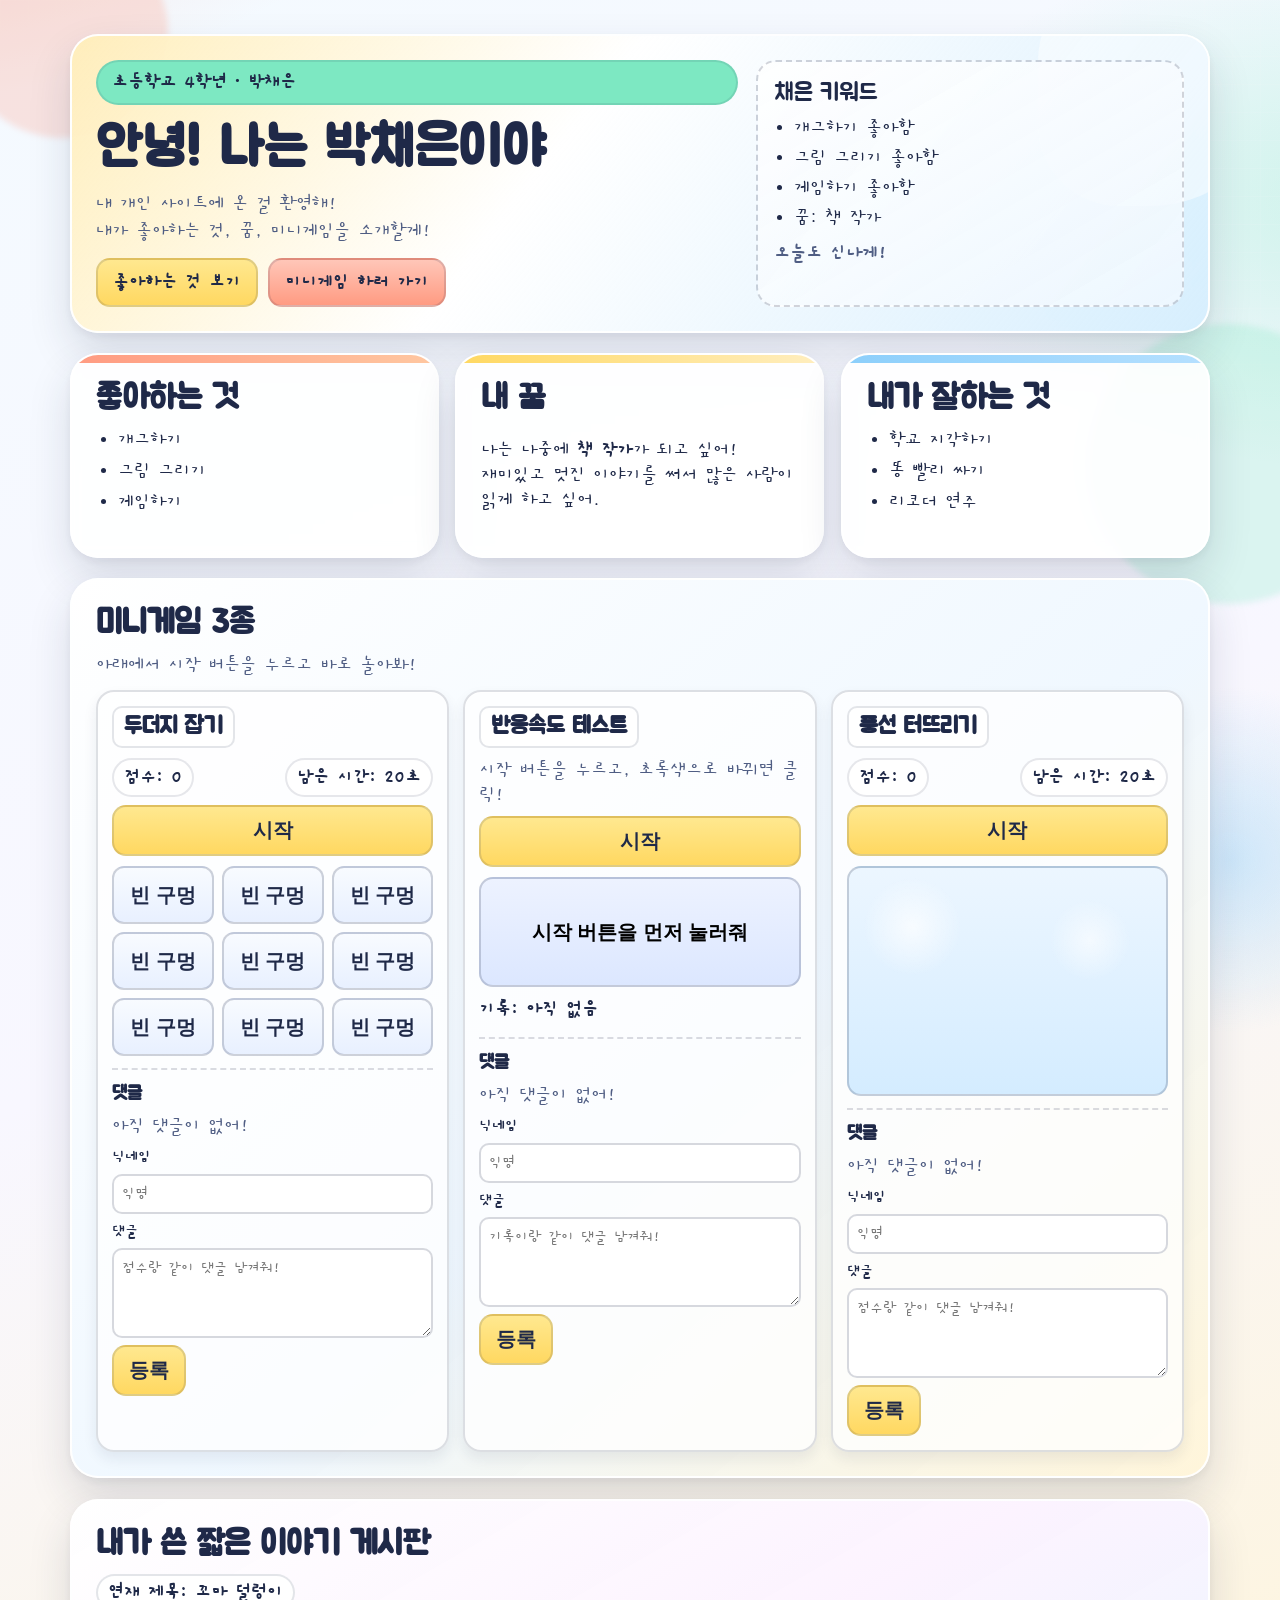
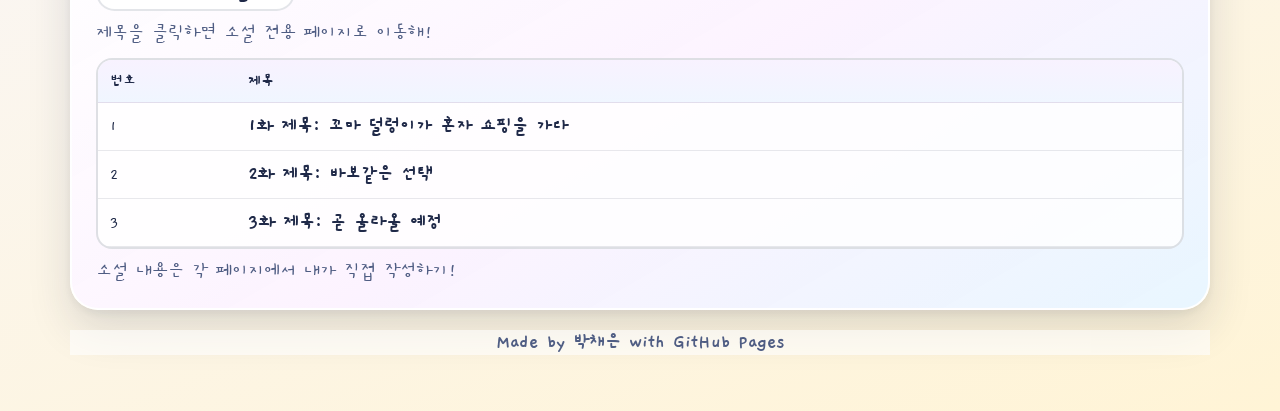
<file: index.html>
﻿<!doctype html>
<html lang="ko">
  <head>
    <meta charset="UTF-8" />
    <meta name="viewport" content="width=device-width, initial-scale=1.0" />
    <title>박채은의 반짝반짝 페이지</title>
    <link rel="preconnect" href="https://fonts.googleapis.com" />
    <link rel="preconnect" href="https://fonts.gstatic.com" crossorigin />
    <link
      href="https://fonts.googleapis.com/css2?family=Gaegu:wght@400;700&family=Jua&display=swap"
      rel="stylesheet"
    />
    <link rel="stylesheet" href="./style.css" />
  </head>
  <body>
    <div class="shape shape-a" aria-hidden="true"></div>
    <div class="shape shape-b" aria-hidden="true"></div>
    <div class="shape shape-c" aria-hidden="true"></div>

    <main class="page">
      <section class="card hero reveal">
        <div class="hero-layout">
          <div class="hero-copy">
            <p class="badge">초등학교 4학년 · 박채은</p>
            <h1>안녕! 나는 박채은이야</h1>
            <p class="intro">
              내 개인 사이트에 온 걸 환영해!<br />
              내가 좋아하는 것, 꿈, 미니게임을 소개할게!
            </p>
            <div class="button-row">
              <a href="#favorites" class="button">좋아하는 것 보기</a>
              <a href="#games" class="button button-alt">미니게임 하러 가기</a>
            </div>
          </div>
          <aside class="hero-note" aria-label="박채은 키워드">
            <p class="hero-note-title">채은 키워드</p>
            <ul class="hero-note-list">
              <li>개그하기 좋아함</li>
              <li>그림 그리기 좋아함</li>
              <li>게임하기 좋아함</li>
              <li>꿈: 책 작가</li>
            </ul>
            <p class="hero-note-foot">오늘도 신나게!</p>
          </aside>
        </div>
      </section>

      <section id="favorites" class="grid">
        <article class="card reveal delay-1">
          <h2>좋아하는 것</h2>
          <ul>
            <li>개그하기</li>
            <li>그림 그리기</li>
            <li>게임하기</li>
          </ul>
        </article>

        <article id="dream" class="card reveal delay-2">
          <h2>내 꿈</h2>
          <p>
            나는 나중에
            <strong>책 작가</strong>가 되고 싶어!<br />
            재미있고 멋진 이야기를 써서 많은 사람이 읽게 하고 싶어.
          </p>
        </article>

        <article class="card reveal delay-3">
          <h2>내가 잘하는 것</h2>
          <ul>
            <li>학교 지각하기</li>
            <li>똥 빨리 싸기</li>
            <li>리코더 연주</li>
          </ul>
        </article>
      </section>

      <section id="games" class="card reveal delay-4">
        <h2>미니게임 3종</h2>
        <p class="games-help">아래에서 시작 버튼을 누르고 바로 놀아봐!</p>
        <div class="games-grid">
          <article class="game-panel">
            <h3>두더지 잡기</h3>
            <div class="game-meta">
              <span id="mole-score">점수: 0</span>
              <span id="mole-time">남은 시간: 20초</span>
            </div>
            <button id="mole-start" class="button game-btn" type="button">시작</button>
            <div id="mole-board" class="mole-board" aria-label="두더지 게임판">
              <button type="button" class="mole-hole" data-hole="0">빈 구멍</button>
              <button type="button" class="mole-hole" data-hole="1">빈 구멍</button>
              <button type="button" class="mole-hole" data-hole="2">빈 구멍</button>
              <button type="button" class="mole-hole" data-hole="3">빈 구멍</button>
              <button type="button" class="mole-hole" data-hole="4">빈 구멍</button>
              <button type="button" class="mole-hole" data-hole="5">빈 구멍</button>
              <button type="button" class="mole-hole" data-hole="6">빈 구멍</button>
              <button type="button" class="mole-hole" data-hole="7">빈 구멍</button>
              <button type="button" class="mole-hole" data-hole="8">빈 구멍</button>
            </div>
            <section class="game-comments" data-comment-scope="game-mole" data-score-source="mole-score">
              <h4 class="game-comment-title">댓글</h4>
              <ul class="game-comment-list"></ul>
              <p class="game-comment-empty">아직 댓글이 없어!</p>
              <form class="game-comment-form">
                <label class="game-comment-label" for="game-mole-nickname">닉네임</label>
                <input
                  id="game-mole-nickname"
                  class="game-comment-input"
                  name="nickname"
                  type="text"
                  maxlength="20"
                  placeholder="익명"
                />
                <label class="game-comment-label" for="game-mole-body">댓글</label>
                <textarea
                  id="game-mole-body"
                  class="game-comment-textarea"
                  name="body"
                  maxlength="500"
                  required
                  placeholder="점수랑 같이 댓글 남겨줘!"
                ></textarea>
                <div class="game-comment-row">
                  <button class="button" type="submit">등록</button>
                  <p class="game-comment-status" aria-live="polite"></p>
                </div>
              </form>
            </section>
          </article>

          <article class="game-panel">
            <h3>반응속도 테스트</h3>
            <p class="game-tip">시작 버튼을 누르고, 초록색으로 바뀌면 클릭!</p>
            <button id="reaction-start" class="button game-btn" type="button">시작</button>
            <button id="reaction-box" class="reaction-box waiting" type="button">
              시작 버튼을 먼저 눌러줘
            </button>
            <p id="reaction-result" class="reaction-result">기록: 아직 없음</p>
            <section
              class="game-comments"
              data-comment-scope="game-reaction"
              data-score-source="reaction-result"
            >
              <h4 class="game-comment-title">댓글</h4>
              <ul class="game-comment-list"></ul>
              <p class="game-comment-empty">아직 댓글이 없어!</p>
              <form class="game-comment-form">
                <label class="game-comment-label" for="game-reaction-nickname">닉네임</label>
                <input
                  id="game-reaction-nickname"
                  class="game-comment-input"
                  name="nickname"
                  type="text"
                  maxlength="20"
                  placeholder="익명"
                />
                <label class="game-comment-label" for="game-reaction-body">댓글</label>
                <textarea
                  id="game-reaction-body"
                  class="game-comment-textarea"
                  name="body"
                  maxlength="500"
                  required
                  placeholder="기록이랑 같이 댓글 남겨줘!"
                ></textarea>
                <div class="game-comment-row">
                  <button class="button" type="submit">등록</button>
                  <p class="game-comment-status" aria-live="polite"></p>
                </div>
              </form>
            </section>
          </article>

          <article class="game-panel">
            <h3>풍선 터뜨리기</h3>
            <div class="game-meta">
              <span id="balloon-score">점수: 0</span>
              <span id="balloon-time">남은 시간: 20초</span>
            </div>
            <button id="balloon-start" class="button game-btn" type="button">시작</button>
            <div id="balloon-zone" class="balloon-zone" aria-label="풍선 터뜨리기 게임판"></div>
            <section
              class="game-comments"
              data-comment-scope="game-balloon"
              data-score-source="balloon-score"
            >
              <h4 class="game-comment-title">댓글</h4>
              <ul class="game-comment-list"></ul>
              <p class="game-comment-empty">아직 댓글이 없어!</p>
              <form class="game-comment-form">
                <label class="game-comment-label" for="game-balloon-nickname">닉네임</label>
                <input
                  id="game-balloon-nickname"
                  class="game-comment-input"
                  name="nickname"
                  type="text"
                  maxlength="20"
                  placeholder="익명"
                />
                <label class="game-comment-label" for="game-balloon-body">댓글</label>
                <textarea
                  id="game-balloon-body"
                  class="game-comment-textarea"
                  name="body"
                  maxlength="500"
                  required
                  placeholder="점수랑 같이 댓글 남겨줘!"
                ></textarea>
                <div class="game-comment-row">
                  <button class="button" type="submit">등록</button>
                  <p class="game-comment-status" aria-live="polite"></p>
                </div>
              </form>
            </section>
          </article>
        </div>
      </section>

      <section id="story-series" class="card reveal delay-5">
        <h2>내가 쓴 짧은 이야기 게시판</h2>
        <p class="series-title">연재 제목: 꼬마 덜렁이</p>
        <p class="story-help">제목을 클릭하면 소설 전용 페이지로 이동해!</p>
        <div class="story-board-wrap">
          <table class="story-board" aria-label="소설 게시판">
            <thead>
              <tr>
                <th>번호</th>
                <th>제목</th>
              </tr>
            </thead>
            <tbody>
              <tr>
                <td>1</td>
                <td><a class="story-link" href="./stories/story-1.html">1화 제목: 꼬마 덜렁이가 혼자 쇼핑을 가다</a></td>
              </tr>
              <tr>
                <td>2</td>
                <td><a class="story-link" href="./stories/story-2.html">2화 제목: 바보같은 선택</a></td>
              </tr>
              <tr>
                <td>3</td>
                <td><a class="story-link" href="./stories/story-3.html">3화 제목: 곧 올라올 예정</a></td>
              </tr>
            </tbody>
          </table>
        </div>
        <p class="story-note">소설 내용은 각 페이지에서 내가 직접 작성하기!</p>
      </section>

      <footer class="footer reveal delay-5">
        <p>Made by 박채은 with GitHub Pages</p>
      </footer>
    </main>

    <script type="module" src="./game-comments.js"></script>
    <script src="./script.js"></script>
  </body>
</html>
</file>
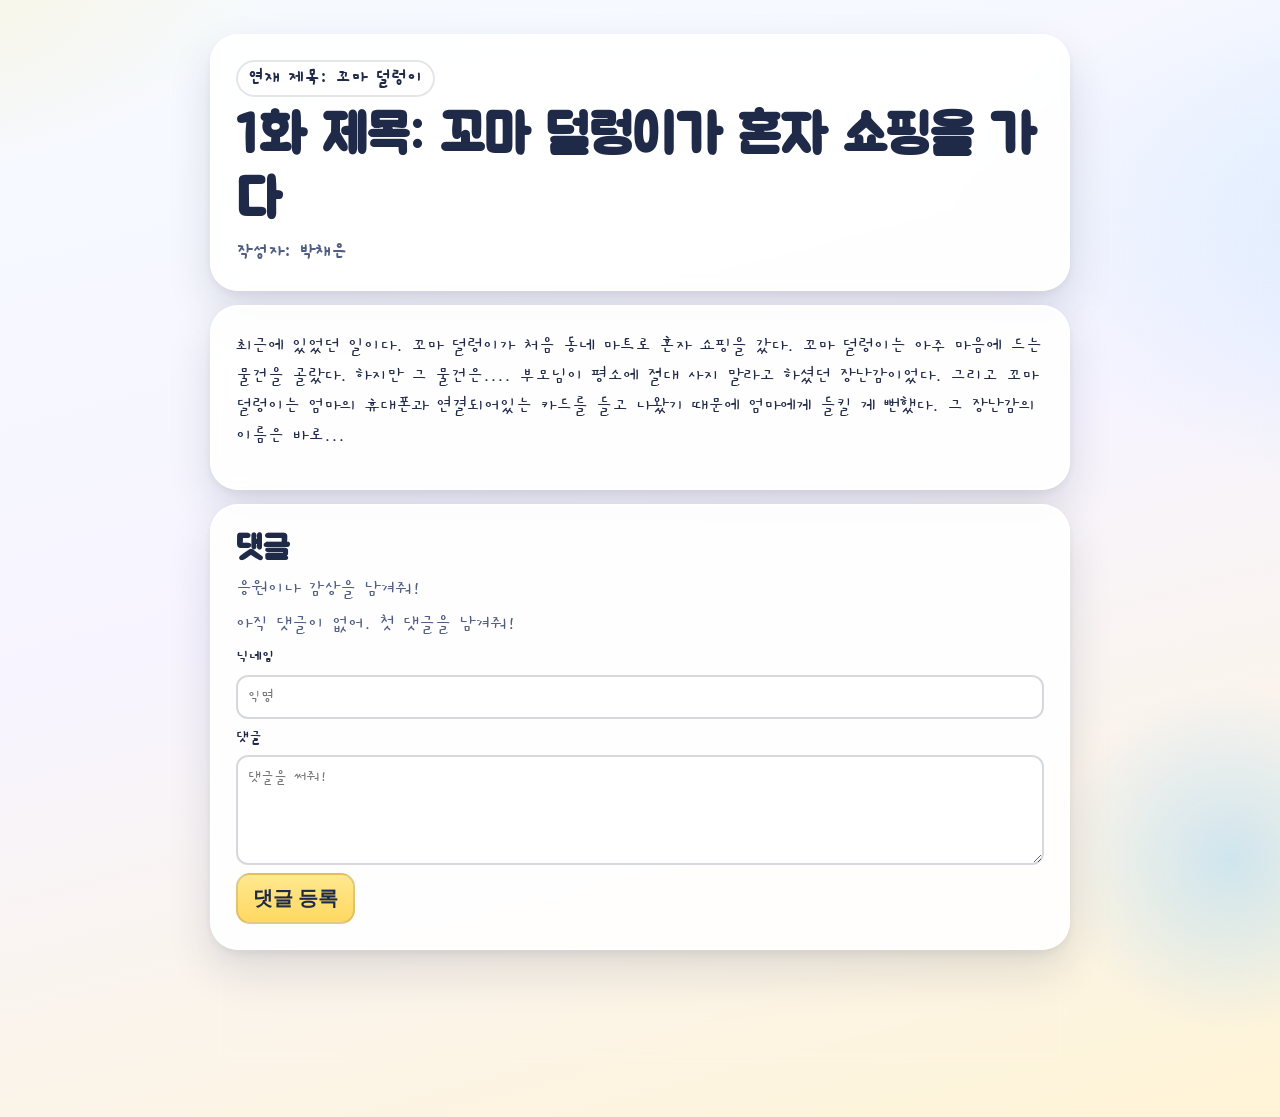
<file: stories/story-1.html>
<!doctype html>
<html lang="ko">
  <head>
    <meta charset="UTF-8" />
    <meta name="viewport" content="width=device-width, initial-scale=1.0" />
    <title>1화 - 꼬마 덜렁이가 혼자 쇼핑을 가다</title>
    <link rel="preconnect" href="https://fonts.googleapis.com" />
    <link rel="preconnect" href="https://fonts.gstatic.com" crossorigin />
    <link
      href="https://fonts.googleapis.com/css2?family=Gaegu:wght@400;700&family=Jua&display=swap"
      rel="stylesheet"
    />
    <link rel="stylesheet" href="../style.css" />
  </head>
  <body class="story-view" data-story-slug="story-1">
    <main class="story-page">
      <section class="card">
        <p class="series-title">연재 제목: 꼬마 덜렁이</p>
        <h1 class="story-title">1화 제목: 꼬마 덜렁이가 혼자 쇼핑을 가다</h1>
        <p class="story-meta">작성자: 박채은</p>
      </section>

      <section class="card story-content">
        <p>
          최근에 있었던 일이다. 꼬마 덜렁이가 처음 동네 마트로 혼자 쇼핑을 갔다. 꼬마 덜렁이는 아주 마음에
          드는 물건을 골랐다. 하지만 그 물건은.... 부모님이 평소에 절대 사지 말라고 하셨던 장난감이었다.
          그리고 꼬마 덜렁이는 엄마의 휴대폰과 연결되어있는 카드를 들고 나왔기 때문에 엄마에게 들킬 게
          뻔했다. 그 장난감의 이름은 바로...
        </p>
      </section>

      <section class="card comments-section">
        <h2>댓글</h2>
        <p class="comment-help">응원이나 감상을 남겨줘!</p>
        <ul id="comment-list" class="comment-list"></ul>
        <p id="comment-empty" class="comment-empty">아직 댓글이 없어. 첫 댓글을 남겨줘!</p>
        <form id="comment-form" class="comment-form">
          <label class="comment-label" for="comment-nickname">닉네임</label>
          <input
            id="comment-nickname"
            class="comment-input"
            name="nickname"
            type="text"
            maxlength="20"
            placeholder="익명"
          />
          <label class="comment-label" for="comment-body">댓글</label>
          <textarea
            id="comment-body"
            class="comment-textarea"
            name="body"
            maxlength="500"
            required
            placeholder="댓글을 써줘!"
          ></textarea>
          <div class="comment-form-row">
            <button class="button" type="submit">댓글 등록</button>
            <p id="comment-status" class="comment-status" aria-live="polite"></p>
          </div>
        </form>
      </section>

      <section class="card story-nav">
        <a class="button" href="../index.html#story-series">게시판으로</a>
        <a class="button button-alt" href="./story-2.html">다음 화 보기</a>
      </section>
    </main>
    <script type="module" src="../comments.js"></script>
  </body>
</html>
</file>
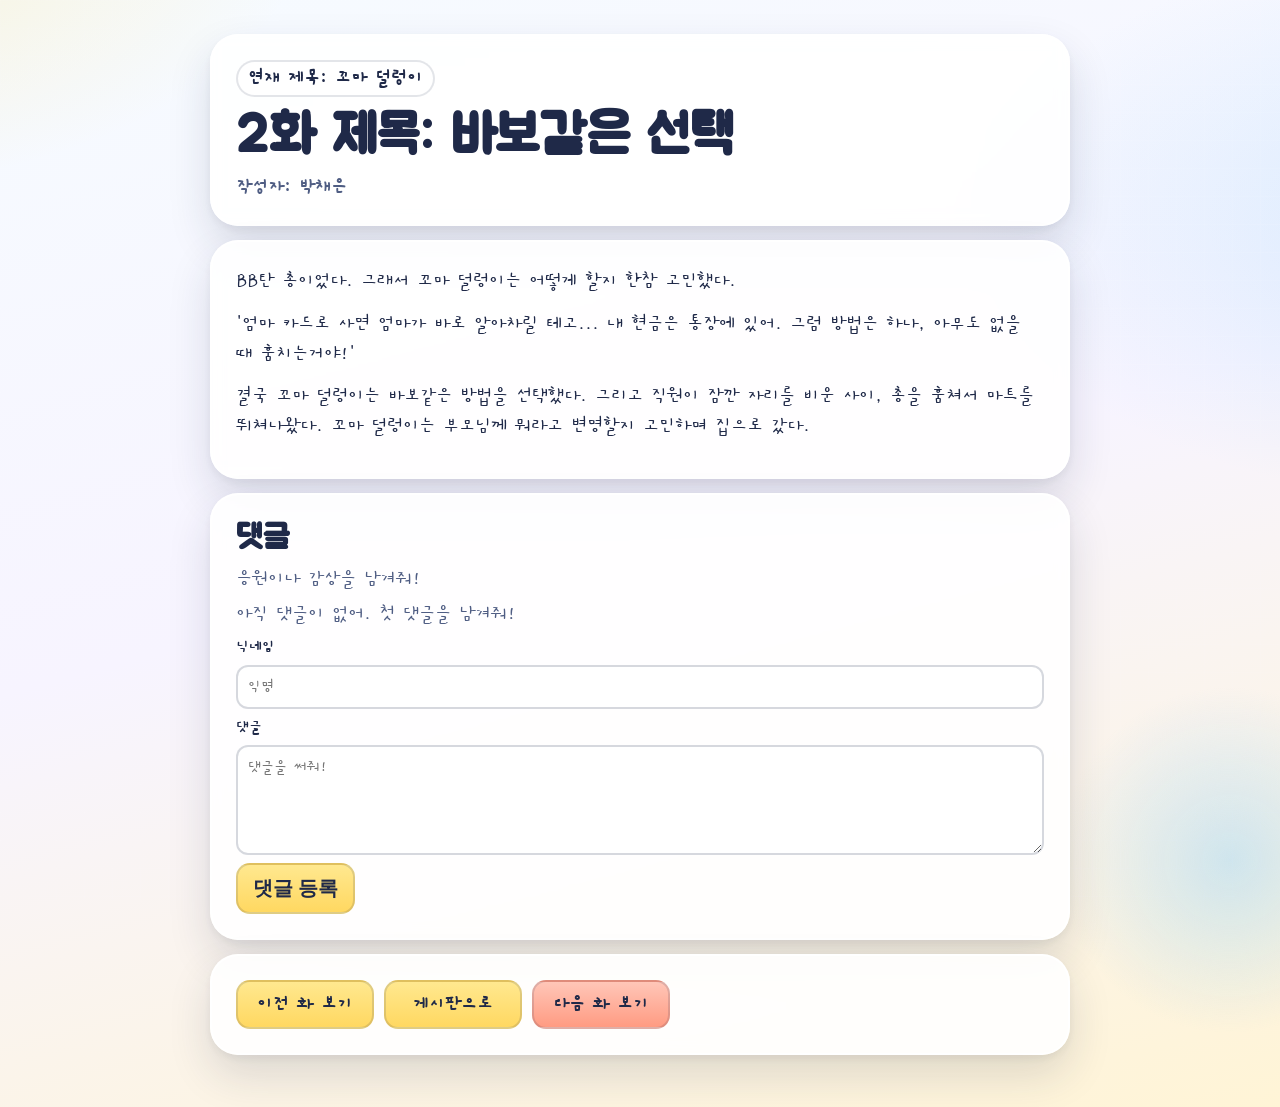
<file: stories/story-2.html>
<!doctype html>
<html lang="ko">
  <head>
    <meta charset="UTF-8" />
    <meta name="viewport" content="width=device-width, initial-scale=1.0" />
    <title>2화 - 바보같은 선택</title>
    <link rel="preconnect" href="https://fonts.googleapis.com" />
    <link rel="preconnect" href="https://fonts.gstatic.com" crossorigin />
    <link
      href="https://fonts.googleapis.com/css2?family=Gaegu:wght@400;700&family=Jua&display=swap"
      rel="stylesheet"
    />
    <link rel="stylesheet" href="../style.css" />
  </head>
  <body class="story-view" data-story-slug="story-2">
    <main class="story-page">
      <section class="card">
        <p class="series-title">연재 제목: 꼬마 덜렁이</p>
        <h1 class="story-title">2화 제목: 바보같은 선택</h1>
        <p class="story-meta">작성자: 박채은</p>
      </section>

      <section class="card story-content">
        <p>
          BB탄 총이었다. 그래서 꼬마 덜렁이는 어떻게 할지 한참 고민했다.
        </p>
        <p>
          '엄마 카드로 사면 엄마가 바로 알아차릴 테고... 내 현금은 통장에 있어. 그럼 방법은 하나, 아무도
          없을 때 훔치는거야!'
        </p>
        <p>
          결국 꼬마 덜렁이는 바보같은 방법을 선택했다. 그리고 직원이 잠깐 자리를 비운 사이, 총을 훔쳐서
          마트를 뛰쳐나왔다. 꼬마 덜렁이는 부모님께 뭐라고 변명할지 고민하며 집으로 갔다.
        </p>
      </section>

      <section class="card comments-section">
        <h2>댓글</h2>
        <p class="comment-help">응원이나 감상을 남겨줘!</p>
        <ul id="comment-list" class="comment-list"></ul>
        <p id="comment-empty" class="comment-empty">아직 댓글이 없어. 첫 댓글을 남겨줘!</p>
        <form id="comment-form" class="comment-form">
          <label class="comment-label" for="comment-nickname">닉네임</label>
          <input
            id="comment-nickname"
            class="comment-input"
            name="nickname"
            type="text"
            maxlength="20"
            placeholder="익명"
          />
          <label class="comment-label" for="comment-body">댓글</label>
          <textarea
            id="comment-body"
            class="comment-textarea"
            name="body"
            maxlength="500"
            required
            placeholder="댓글을 써줘!"
          ></textarea>
          <div class="comment-form-row">
            <button class="button" type="submit">댓글 등록</button>
            <p id="comment-status" class="comment-status" aria-live="polite"></p>
          </div>
        </form>
      </section>

      <section class="card story-nav">
        <a class="button" href="./story-1.html">이전 화 보기</a>
        <a class="button" href="../index.html#story-series">게시판으로</a>
        <a class="button button-alt" href="./story-3.html">다음 화 보기</a>
      </section>
    </main>
    <script type="module" src="../comments.js"></script>
  </body>
</html>
</file>
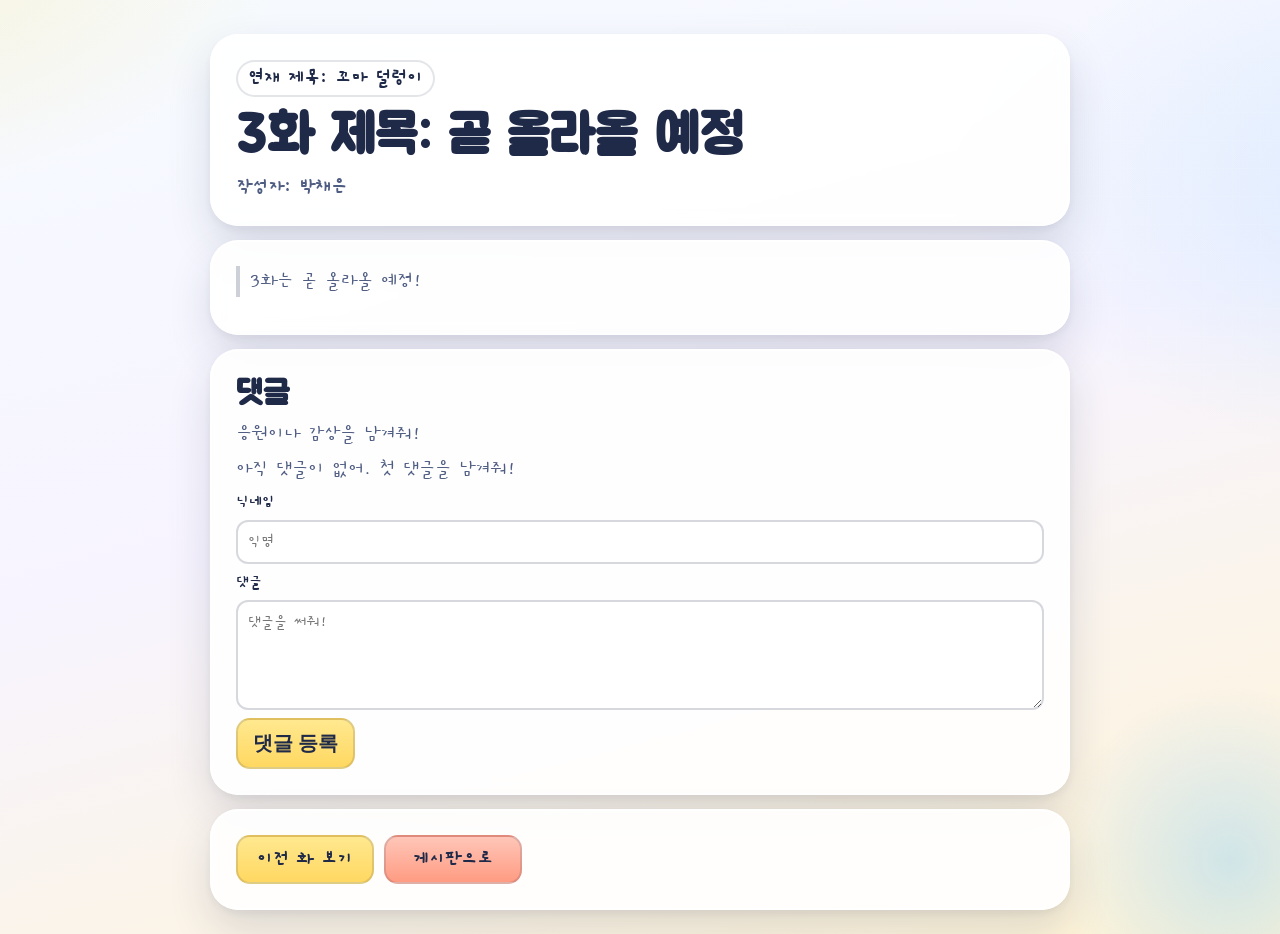
<file: stories/story-3.html>
<!doctype html>
<html lang="ko">
  <head>
    <meta charset="UTF-8" />
    <meta name="viewport" content="width=device-width, initial-scale=1.0" />
    <title>3화 - 곧 올라올 예정</title>
    <link rel="preconnect" href="https://fonts.googleapis.com" />
    <link rel="preconnect" href="https://fonts.gstatic.com" crossorigin />
    <link
      href="https://fonts.googleapis.com/css2?family=Gaegu:wght@400;700&family=Jua&display=swap"
      rel="stylesheet"
    />
    <link rel="stylesheet" href="../style.css" />
  </head>
  <body class="story-view" data-story-slug="story-3">
    <main class="story-page">
      <section class="card">
        <p class="series-title">연재 제목: 꼬마 덜렁이</p>
        <h1 class="story-title">3화 제목: 곧 올라올 예정</h1>
        <p class="story-meta">작성자: 박채은</p>
      </section>

      <section class="card story-content">
        <p class="story-placeholder">3화는 곧 올라올 예정!</p>
      </section>

      <section class="card comments-section">
        <h2>댓글</h2>
        <p class="comment-help">응원이나 감상을 남겨줘!</p>
        <ul id="comment-list" class="comment-list"></ul>
        <p id="comment-empty" class="comment-empty">아직 댓글이 없어. 첫 댓글을 남겨줘!</p>
        <form id="comment-form" class="comment-form">
          <label class="comment-label" for="comment-nickname">닉네임</label>
          <input
            id="comment-nickname"
            class="comment-input"
            name="nickname"
            type="text"
            maxlength="20"
            placeholder="익명"
          />
          <label class="comment-label" for="comment-body">댓글</label>
          <textarea
            id="comment-body"
            class="comment-textarea"
            name="body"
            maxlength="500"
            required
            placeholder="댓글을 써줘!"
          ></textarea>
          <div class="comment-form-row">
            <button class="button" type="submit">댓글 등록</button>
            <p id="comment-status" class="comment-status" aria-live="polite"></p>
          </div>
        </form>
      </section>

      <section class="card story-nav">
        <a class="button" href="./story-2.html">이전 화 보기</a>
        <a class="button button-alt" href="../index.html#story-series">게시판으로</a>
      </section>
    </main>
    <script type="module" src="../comments.js"></script>
  </body>
</html>
</file>
<file: style.css>
﻿:root {
  --bg-a: #f4faff;
  --bg-b: #fff4d6;
  --bg-c: #ffe4dc;
  --card: rgba(255, 255, 255, 0.9);
  --line: rgba(26, 35, 66, 0.14);
  --ink: #1f2948;
  --ink-soft: #4f5d83;
  --accent-yellow: #ffd861;
  --accent-coral: #ff9b82;
  --accent-mint: #7de8c2;
  --accent-blue: #8ccffb;
}

* {
  box-sizing: border-box;
}

html,
body {
  margin: 0;
  padding: 0;
}

html {
  -webkit-text-size-adjust: 100%;
  text-size-adjust: 100%;
}

body {
  min-height: 100vh;
  font-family: "Gaegu", cursive;
  color: var(--ink);
  background:
    radial-gradient(1200px 560px at -18% -10%, rgba(255, 155, 130, 0.36), transparent 56%),
    radial-gradient(900px 500px at 108% 10%, rgba(125, 232, 194, 0.35), transparent 54%),
    linear-gradient(160deg, var(--bg-a) 0%, #f8f7ff 45%, var(--bg-b) 100%);
  overflow-x: hidden;
}

body::before,
body::after {
  content: "";
  position: fixed;
  pointer-events: none;
  z-index: 0;
}

body::before {
  inset: 0;
  background-image:
    linear-gradient(rgba(255, 255, 255, 0.35) 1px, transparent 1px),
    linear-gradient(90deg, rgba(255, 255, 255, 0.35) 1px, transparent 1px);
  background-size: 28px 28px;
  opacity: 0.23;
}

body::after {
  width: 360px;
  height: 360px;
  border-radius: 50%;
  background: radial-gradient(circle, rgba(140, 207, 251, 0.4) 0, rgba(140, 207, 251, 0) 68%);
  right: -130px;
  bottom: -140px;
}

.shape {
  position: fixed;
  z-index: 0;
  border-radius: 50%;
  pointer-events: none;
  filter: blur(3px);
  animation: float 8s ease-in-out infinite;
}

.shape-a {
  width: 210px;
  height: 210px;
  background: rgba(255, 155, 130, 0.25);
  top: -72px;
  left: -42px;
}

.shape-b {
  width: 280px;
  height: 280px;
  background: rgba(125, 232, 194, 0.24);
  right: -88px;
  top: 36%;
  animation-delay: 1.1s;
}

.shape-c {
  width: 190px;
  height: 190px;
  background: rgba(140, 207, 251, 0.26);
  bottom: -72px;
  left: 30%;
  animation-delay: 0.5s;
}

.page {
  position: relative;
  z-index: 1;
  width: min(1140px, 92vw);
  margin: 34px auto 56px;
  display: grid;
  gap: 20px;
}

.card {
  background: var(--card);
  border: 2px solid rgba(255, 255, 255, 0.96);
  border-radius: 28px;
  padding: 24px;
  box-shadow:
    0 20px 44px rgba(31, 41, 72, 0.14),
    0 4px 10px rgba(31, 41, 72, 0.06);
  backdrop-filter: blur(7px);
}

.hero {
  position: relative;
  overflow: hidden;
  background:
    linear-gradient(128deg, rgba(255, 216, 97, 0.42) 0%, rgba(255, 255, 255, 0.87) 42%, rgba(140, 207, 251, 0.34) 100%),
    var(--card);
}

.hero::after {
  content: "";
  position: absolute;
  width: 240px;
  height: 240px;
  right: -70px;
  top: -70px;
  border-radius: 46% 54% 61% 39%;
  background: rgba(255, 255, 255, 0.46);
}

.hero-layout {
  position: relative;
  z-index: 1;
  display: grid;
  grid-template-columns: minmax(0, 1.5fr) minmax(0, 1fr);
  gap: 18px;
  align-items: stretch;
}

.hero-copy {
  display: grid;
  align-content: center;
}

.hero-note {
  border-radius: 20px;
  border: 2px dashed rgba(31, 41, 72, 0.2);
  background: linear-gradient(150deg, rgba(255, 255, 255, 0.92), rgba(240, 248, 255, 0.86));
  padding: 16px;
}

.hero-note-title {
  margin: 0 0 8px;
  font-family: "Jua", sans-serif;
  font-size: clamp(1.15rem, 2.7vw, 1.5rem);
}

.hero-note-list {
  margin: 0;
  padding-left: 20px;
}

.hero-note-list li {
  margin-bottom: 5px;
}

.hero-note-foot {
  margin: 10px 0 0;
  font-weight: 700;
  color: var(--ink-soft);
}

h1,
h2,
h3 {
  font-family: "Jua", sans-serif;
  margin: 0 0 10px;
  line-height: 1.2;
}

h1 {
  font-size: clamp(2.1rem, 5vw, 3.35rem);
  letter-spacing: 0.01em;
}

h2 {
  font-size: clamp(1.5rem, 3vw, 2.05rem);
}

h3 {
  font-size: clamp(1.15rem, 2.3vw, 1.45rem);
}

p,
li,
span,
a,
button {
  font-size: clamp(1.03rem, 2.2vw, 1.22rem);
}

.badge {
  margin: 0 0 12px;
  display: inline-flex;
  align-items: center;
  gap: 6px;
  padding: 8px 14px;
  border-radius: 999px;
  border: 2px solid rgba(31, 41, 72, 0.1);
  background: var(--accent-mint);
  font-weight: 700;
}

.intro {
  margin-top: 0;
  margin-bottom: 14px;
  color: var(--ink-soft);
  line-height: 1.35;
}

.button-row {
  display: flex;
  flex-wrap: wrap;
  gap: 10px;
}

.button {
  display: inline-flex;
  align-items: center;
  justify-content: center;
  text-decoration: none;
  color: var(--ink);
  font-weight: 700;
  border-radius: 14px;
  border: 2px solid rgba(31, 41, 72, 0.14);
  background: linear-gradient(180deg, #ffe88f 0%, var(--accent-yellow) 100%);
  padding: 10px 15px;
  cursor: pointer;
  transition: transform 0.2s ease, box-shadow 0.2s ease, filter 0.2s ease;
}

.button:hover {
  transform: translateY(-2px);
  box-shadow: 0 10px 14px rgba(31, 41, 72, 0.16);
  filter: saturate(1.08);
}

.button:disabled {
  opacity: 0.72;
  cursor: default;
  transform: none;
  box-shadow: none;
}

.button-alt {
  background: linear-gradient(180deg, #ffc6b8 0%, var(--accent-coral) 100%);
}

.grid {
  display: grid;
  grid-template-columns: repeat(3, minmax(0, 1fr));
  gap: 16px;
}

#favorites .card {
  position: relative;
  overflow: hidden;
  border: 2px solid rgba(255, 255, 255, 0.94);
}

#favorites .card::before {
  content: "";
  position: absolute;
  left: 0;
  right: 0;
  top: 0;
  height: 8px;
}

#favorites .card:nth-child(1)::before {
  background: linear-gradient(90deg, var(--accent-coral), #ffc7a1);
}

#favorites .card:nth-child(2)::before {
  background: linear-gradient(90deg, var(--accent-yellow), #ffeebf);
}

#favorites .card:nth-child(3)::before {
  background: linear-gradient(90deg, var(--accent-blue), #b5e0ff);
}

ul {
  margin: 8px 0 0;
  padding-left: 22px;
}

li {
  margin-bottom: 6px;
}

#games {
  background:
    linear-gradient(140deg, rgba(255, 255, 255, 0.92) 0%, rgba(238, 247, 255, 0.92) 55%, rgba(255, 244, 214, 0.9) 100%),
    var(--card);
}

#story-series {
  background:
    linear-gradient(150deg, rgba(255, 255, 255, 0.94) 0%, rgba(252, 242, 255, 0.92) 52%, rgba(230, 245, 255, 0.9) 100%),
    var(--card);
}

.series-title {
  display: inline-block;
  margin: 0 0 10px;
  padding: 4px 10px;
  border-radius: 999px;
  border: 2px solid rgba(31, 41, 72, 0.12);
  background: rgba(255, 255, 255, 0.9);
  font-weight: 700;
  color: var(--ink);
}

.story-help {
  margin: 0 0 12px;
  color: var(--ink-soft);
}

.story-board-wrap {
  overflow-x: auto;
  border: 2px solid var(--line);
  border-radius: 16px;
  background: rgba(255, 255, 255, 0.84);
}

.story-board {
  width: 100%;
  border-collapse: collapse;
  min-width: 540px;
}

.story-board th,
.story-board td {
  padding: 11px 12px;
  text-align: left;
  border-bottom: 1px solid rgba(31, 41, 72, 0.1);
}

.story-board th {
  background: linear-gradient(180deg, #f8f2ff 0%, #f0f6ff 100%);
  font-weight: 700;
}

.story-board tbody tr:hover {
  background: rgba(140, 207, 251, 0.12);
}

.story-link {
  color: var(--ink);
  text-decoration: none;
  font-weight: 700;
}

.story-link:hover {
  text-decoration: underline;
}

.story-note {
  margin: 10px 0 0;
  color: var(--ink-soft);
}

body.story-view {
  background:
    radial-gradient(900px 500px at -15% -8%, rgba(255, 216, 97, 0.28), transparent 56%),
    radial-gradient(900px 500px at 115% 20%, rgba(140, 207, 251, 0.28), transparent 56%),
    linear-gradient(165deg, #f6fbff 0%, #f7f4ff 48%, #fff4d6 100%);
}

.story-page {
  position: relative;
  z-index: 1;
  width: min(860px, 92vw);
  margin: 34px auto 52px;
}

.story-page .card {
  margin-bottom: 14px;
}

.story-page .series-title {
  margin-bottom: 8px;
}

.story-title {
  margin-bottom: 6px;
}

.story-meta {
  margin: 0;
  color: var(--ink-soft);
  font-weight: 700;
}

.story-content {
  line-height: 1.55;
  color: var(--ink);
}

.story-content p {
  margin: 0 0 12px;
}

.story-placeholder {
  border-left: 4px solid rgba(31, 41, 72, 0.22);
  padding-left: 10px;
  color: var(--ink-soft);
}

.story-nav {
  display: flex;
  flex-wrap: wrap;
  gap: 10px;
}

.story-nav .button {
  min-width: 138px;
}

.comments-section h2 {
  margin-bottom: 8px;
}

.comment-help {
  margin: 0 0 10px;
  color: var(--ink-soft);
}

.comment-list {
  list-style: none;
  margin: 0;
  padding: 0;
  display: grid;
  gap: 10px;
}

.comment-item {
  border: 2px solid rgba(31, 41, 72, 0.12);
  border-radius: 14px;
  background: rgba(255, 255, 255, 0.82);
  padding: 10px 12px;
}

.comment-header {
  display: flex;
  align-items: center;
  gap: 8px;
  margin-bottom: 6px;
}

.comment-author {
  font-family: "Jua", sans-serif;
}

.comment-body {
  margin: 0;
  white-space: pre-wrap;
  line-height: 1.4;
}

.comment-empty {
  margin: 0 0 10px;
  color: var(--ink-soft);
}

.comment-form {
  display: grid;
  gap: 8px;
}

.comment-label {
  font-weight: 700;
}

.comment-input,
.comment-textarea {
  width: 100%;
  border: 2px solid rgba(31, 41, 72, 0.18);
  border-radius: 12px;
  padding: 10px;
  font: inherit;
  color: var(--ink);
  background: #ffffff;
}

.comment-textarea {
  min-height: 110px;
  resize: vertical;
}

.comment-input:focus-visible,
.comment-textarea:focus-visible {
  outline: 3px solid #4476ff;
  outline-offset: 2px;
}

.comment-form-row {
  display: flex;
  align-items: center;
  gap: 10px;
  flex-wrap: wrap;
}

.comment-status {
  margin: 0;
  font-weight: 700;
  color: var(--ink-soft);
}

.comment-status.error {
  color: #c93d2a;
}

.comment-status.success {
  color: #1f8f52;
}

.games-help {
  margin: 0 0 12px;
  color: var(--ink-soft);
}

.games-grid {
  display: grid;
  grid-template-columns: repeat(3, minmax(0, 1fr));
  gap: 14px;
}

.game-panel {
  border: 2px solid var(--line);
  border-radius: 18px;
  background: rgba(255, 255, 255, 0.78);
  padding: 14px;
  box-shadow:
    inset 0 1px 0 rgba(255, 255, 255, 0.92),
    0 7px 14px rgba(31, 41, 72, 0.08);
}

.game-panel h3 {
  display: inline-block;
  padding: 5px 10px;
  border-radius: 10px;
  background: rgba(255, 255, 255, 0.88);
  border: 2px solid rgba(31, 41, 72, 0.12);
  margin-bottom: 10px;
}

.game-meta {
  display: flex;
  justify-content: space-between;
  gap: 8px;
  flex-wrap: wrap;
  margin-bottom: 8px;
}

.game-meta span {
  font-weight: 700;
  background: rgba(255, 255, 255, 0.86);
  border: 2px solid rgba(31, 41, 72, 0.11);
  border-radius: 999px;
  padding: 5px 10px;
}

.game-tip {
  margin: 0 0 8px;
  color: var(--ink-soft);
}

.game-btn {
  margin-bottom: 10px;
  width: 100%;
}

.game-comments {
  margin-top: 12px;
  padding-top: 12px;
  border-top: 2px dashed rgba(31, 41, 72, 0.16);
}

.game-comment-title {
  margin: 0 0 8px;
  font-family: "Jua", sans-serif;
  font-size: clamp(1.05rem, 2.2vw, 1.2rem);
}

.game-comment-list {
  list-style: none;
  margin: 0;
  padding: 0;
  display: grid;
  gap: 8px;
}

.game-comment-item {
  border: 2px solid rgba(31, 41, 72, 0.12);
  border-radius: 12px;
  background: rgba(255, 255, 255, 0.84);
  padding: 8px 10px;
}

.game-comment-author {
  display: block;
  margin-bottom: 4px;
  font-family: "Jua", sans-serif;
}

.game-comment-body {
  margin: 0;
  line-height: 1.4;
  white-space: pre-wrap;
}

.game-comment-empty {
  margin: 0 0 8px;
  color: var(--ink-soft);
}

.game-comment-form {
  display: grid;
  gap: 7px;
}

.game-comment-label {
  font-weight: 700;
}

.game-comment-input,
.game-comment-textarea {
  width: 100%;
  border: 2px solid rgba(31, 41, 72, 0.18);
  border-radius: 10px;
  padding: 8px;
  font: inherit;
  color: var(--ink);
  background: #ffffff;
}

.game-comment-textarea {
  min-height: 90px;
  resize: vertical;
}

.game-comment-input:focus-visible,
.game-comment-textarea:focus-visible {
  outline: 3px solid #4476ff;
  outline-offset: 2px;
}

.game-comment-row {
  display: flex;
  align-items: center;
  gap: 8px;
  flex-wrap: wrap;
}

.game-comment-status {
  margin: 0;
  font-weight: 700;
  color: var(--ink-soft);
}

.game-comment-status.error {
  color: #c93d2a;
}

.game-comment-status.success {
  color: #1f8f52;
}

.mole-board {
  display: grid;
  grid-template-columns: repeat(3, minmax(0, 1fr));
  gap: 8px;
}

.mole-hole {
  min-height: 58px;
  border-radius: 12px;
  border: 2px solid rgba(31, 41, 72, 0.2);
  background: linear-gradient(180deg, #f8fbff, #e8f0ff);
  color: var(--ink);
  font-weight: 700;
  cursor: pointer;
  transition: transform 0.14s ease, background-color 0.14s ease, box-shadow 0.14s ease;
}

.mole-hole.active {
  background: linear-gradient(180deg, #ffcfbe, var(--accent-coral));
  transform: scale(1.03);
  box-shadow: 0 6px 10px rgba(31, 41, 72, 0.17);
}

.mole-hole:focus-visible,
.button:focus-visible,
.reaction-box:focus-visible,
.balloon:focus-visible {
  outline: 3px solid #4476ff;
  outline-offset: 2px;
}

.reaction-box {
  width: 100%;
  min-height: 110px;
  border-radius: 14px;
  border: 2px solid rgba(31, 41, 72, 0.2);
  display: grid;
  place-items: center;
  text-align: center;
  padding: 8px;
  font-weight: 700;
  cursor: pointer;
  transition: background-color 0.2s ease, transform 0.2s ease;
}

.reaction-box.waiting {
  background: linear-gradient(180deg, #edf2ff, #dce7ff);
}

.reaction-box.ready {
  background: linear-gradient(180deg, #b8ffe4, #7de8c2);
}

.reaction-box.too-soon {
  background: linear-gradient(180deg, #ffd9cf, #ffb79f);
}

.reaction-result {
  min-height: 1.4em;
  margin: 10px 0 0;
  font-weight: 700;
}

.balloon-zone {
  position: relative;
  height: 230px;
  border-radius: 14px;
  border: 2px solid rgba(31, 41, 72, 0.2);
  background:
    radial-gradient(circle at 20% 26%, rgba(255, 255, 255, 0.7) 0, transparent 16%),
    radial-gradient(circle at 76% 32%, rgba(255, 255, 255, 0.6) 0, transparent 14%),
    linear-gradient(180deg, #ecf6ff 0%, #d4ecff 100%);
  overflow: hidden;
}

.balloon {
  position: absolute;
  bottom: -70px;
  border: 0;
  border-radius: 50% 50% 48% 48%;
  cursor: pointer;
  animation-name: balloon-rise;
  animation-timing-function: linear;
  animation-fill-mode: forwards;
  box-shadow: inset -5px -6px 0 rgba(255, 255, 255, 0.22), 0 6px 10px rgba(31, 41, 72, 0.2);
}

.balloon::after {
  content: "";
  position: absolute;
  left: 50%;
  transform: translateX(-50%);
  bottom: -14px;
  width: 2px;
  height: 14px;
  background: rgba(31, 41, 72, 0.45);
}

.footer {
  text-align: center;
  background: rgba(255, 255, 255, 0.6);
}

.footer p {
  margin: 0;
  font-weight: 700;
  color: var(--ink-soft);
}

.reveal {
  opacity: 0;
  transform: translateY(20px) scale(0.985);
  animation: reveal 0.7s ease forwards;
}

.delay-1 {
  animation-delay: 0.11s;
}

.delay-2 {
  animation-delay: 0.22s;
}

.delay-3 {
  animation-delay: 0.33s;
}

.delay-4 {
  animation-delay: 0.44s;
}

.delay-5 {
  animation-delay: 0.55s;
}

@keyframes reveal {
  to {
    opacity: 1;
    transform: translateY(0) scale(1);
  }
}

@keyframes float {
  0%,
  100% {
    transform: translateY(0);
  }
  50% {
    transform: translateY(11px);
  }
}

@keyframes balloon-rise {
  from {
    transform: translateY(0);
  }
  to {
    transform: translateY(-330px);
  }
}

@media (max-width: 1020px) {
  .hero-layout {
    grid-template-columns: 1fr;
  }

  .games-grid {
    grid-template-columns: repeat(2, minmax(0, 1fr));
  }

  .page {
    margin-top: 26px;
  }
}

@media (max-width: 760px) {
  .grid,
  .games-grid {
    grid-template-columns: 1fr;
  }

  .page {
    width: 94vw;
  }

  .card {
    padding: 18px;
    border-radius: 22px;
  }

  h1 {
    font-size: clamp(1.72rem, 7.5vw, 2.2rem);
  }

  h2 {
    font-size: clamp(1.3rem, 5.8vw, 1.62rem);
  }

  h3 {
    font-size: clamp(1.08rem, 5vw, 1.3rem);
  }

  p,
  li,
  span,
  a,
  button,
  .story-board th,
  .story-board td {
    font-size: 0.98rem;
  }

  .button {
    width: 100%;
  }

  .button-row {
    width: 100%;
  }

  .story-board {
    min-width: 0;
    table-layout: fixed;
  }

  .story-board th,
  .story-board td {
    padding: 9px 8px;
  }

  .story-board th:nth-child(1),
  .story-board td:nth-child(1) {
    width: 56px;
  }

  .story-board th:nth-child(2),
  .story-board td:nth-child(2) {
    overflow-wrap: anywhere;
  }

  .story-nav .button {
    min-width: 0;
    flex: 1 1 100%;
  }

  .game-comment-row .button {
    flex: 1 1 100%;
  }

  .game-comment-status {
    width: 100%;
  }

  .comment-form-row .button {
    flex: 1 1 100%;
  }

  .comment-status {
    width: 100%;
  }

  .story-page {
    margin-top: 24px;
  }
}
</file>
